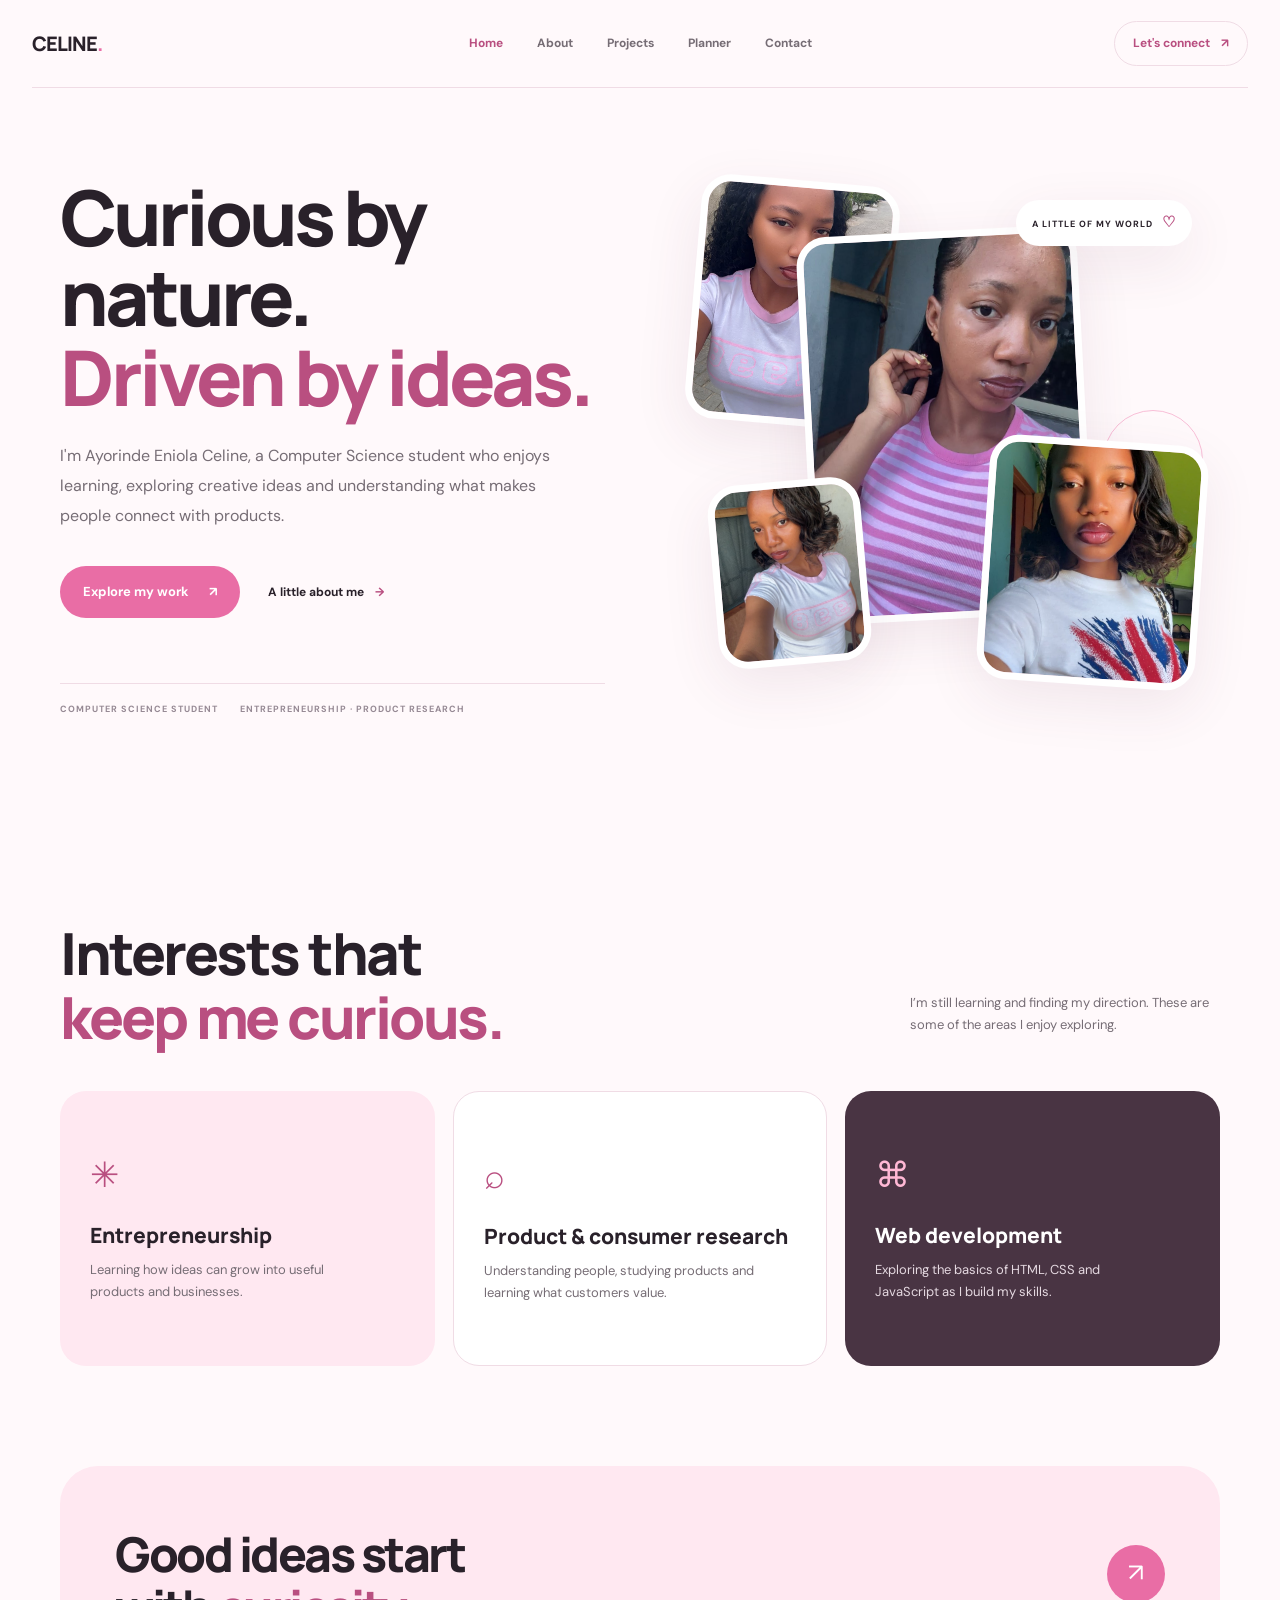
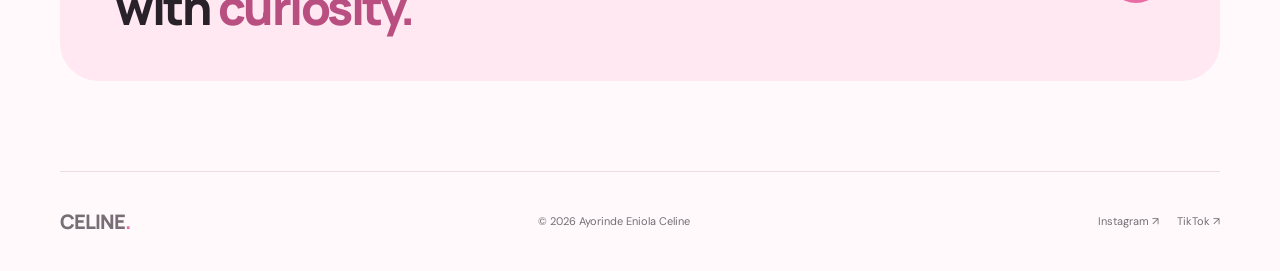
<file: index.html>
<!doctype html>
<html lang="en">
  <head>
    <meta charset="utf-8" />
    <meta name="viewport" content="width=device-width, initial-scale=1" />
    <meta name="theme-color" content="#fff7fa" />
    <meta
      name="description"
      content="A personal portfolio for Ayorinde Eniola Celine, a Miva Computer Science student interested in entrepreneurship, marketing and product research."
    />
    <title>Ayorinde Eniola Celine | Portfolio</title>
    <link rel="icon" type="image/svg+xml" href="assets/favicon.svg" />
    <link rel="preconnect" href="https://fonts.googleapis.com" />
    <link rel="preconnect" href="https://fonts.gstatic.com" crossorigin />
    <link
      href="https://fonts.googleapis.com/css2?family=DM+Sans:wght@400;500;600;700&family=Manrope:wght@400;500;600;700;800&display=swap"
      rel="stylesheet"
    />
    <link rel="stylesheet" href="style.css" />
  </head>
  <body>
    <header class="site-header">
      <a class="wordmark" href="index.html" aria-label="Celine home"
        >CELINE<span>.</span></a
      >
      <button
        class="menu-toggle"
        type="button"
        aria-expanded="false"
        aria-label="Open menu"
      >
        ☰
      </button>
      <nav class="main-nav" aria-label="Main navigation">
        <a class="active" href="index.html">Home</a>
        <a href="about.html">About</a>
        <a href="projects.html">Projects</a>
        <a href="planner.html">Planner</a>
        <a href="contact.html">Contact</a>
      </nav>
      <a class="header-contact" href="contact.html"
        >Let's connect <span>↗</span></a
      >
    </header>

    <main>
      <section class="hero wrap">
        <div class="hero-copy">
          <h1>Curious by nature.<br /><span>Driven by ideas.</span></h1>
          <p class="hero-description">
            I'm Ayorinde Eniola Celine, a Computer Science student who enjoys
            learning, exploring creative ideas and understanding what makes
            people connect with products.
          </p>
          <div class="hero-actions">
            <a class="button button-primary" href="projects.html"
              >Explore my work <span>↗</span></a
            >
            <a class="text-link" href="about.html"
              >A little about me <span>→</span></a
            >
          </div>
          <div class="hero-meta">
            <span>COMPUTER SCIENCE STUDENT</span>
            <span>ENTREPRENEURSHIP · PRODUCT RESEARCH</span>
          </div>
        </div>

        <div class="photo-composition" aria-label="Photo collection">
          <div class="photo photo-main">
            <img
              src="assets/celine-portrait-1.jpeg"
              alt="Celine wearing a pink striped top"
            />
          </div>
          <div class="photo photo-top">
            <img
              src="assets/celine-portrait-2.jpeg"
              alt="Celine in a white graphic T-shirt"
            />
          </div>
          <div class="photo photo-bottom">
            <img src="assets/celine-portrait-3.jpeg" alt="Celine outdoors" />
          </div>
          <div class="photo photo-small">
            <img
              src="assets/celine-portrait-4.jpeg"
              alt="Celine in a white and pink top"
            />
          </div>
          <span class="photo-note">A LITTLE OF MY WORLD <span>♡</span></span>
          <span class="pink-orbit" aria-hidden="true"></span>
        </div>
      </section>

      <section class="focus-section wrap">
        <div class="section-heading">
          <div>
            <h2>Interests that<br /><span>keep me curious.</span></h2>
          </div>
          <p class="section-side-note">
            I’m still learning and finding my direction. These are some of the
            areas I enjoy exploring.
          </p>
        </div>
        <div class="focus-grid">
          <article class="focus-card focus-pink">
            <div class="focus-symbol">✳</div>
            <h3>Entrepreneurship</h3>
            <p>
              Learning how ideas can grow into useful products and businesses.
            </p>
          </article>
          <article class="focus-card focus-light">
            <div class="focus-symbol">⌕</div>
            <h3>Product & consumer research</h3>
            <p>
              Understanding people, studying products and learning what
              customers value.
            </p>
          </article>
          <article class="focus-card focus-dark">
            <div class="focus-symbol">⌘</div>
            <h3>Web development</h3>
            <p>
              Exploring the basics of HTML, CSS and JavaScript as I build my
              skills.
            </p>
          </article>
        </div>
      </section>

      <section class="closing-band wrap">
        <div>
          <h2>Good ideas start<br />with <span>curiosity.</span></h2>
        </div>
        <a
          class="round-arrow"
          href="contact.html"
          aria-label="Go to contact page"
          >↗</a
        >
      </section>
    </main>

    <footer class="site-footer wrap">
      <a class="wordmark" href="index.html">CELINE<span>.</span></a>
      <span>© <span id="year"></span> Ayorinde Eniola Celine</span>
      <div class="footer-social">
        <a
          href="https://www.instagram.com/ce275line/?utm_source=ig_web_button_share_sheet"
          target="_blank"
          rel="noopener noreferrer"
          >Instagram ↗</a
        ><a
          href="https://www.tiktok.com/@celinemercy229?is_from_webapp=1&sender_device=pc"
          target="_blank"
          rel="noopener noreferrer"
          >TikTok ↗</a
        >
      </div>
    </footer>
    <script src="script.js"></script>
  </body>
</html>
</file>
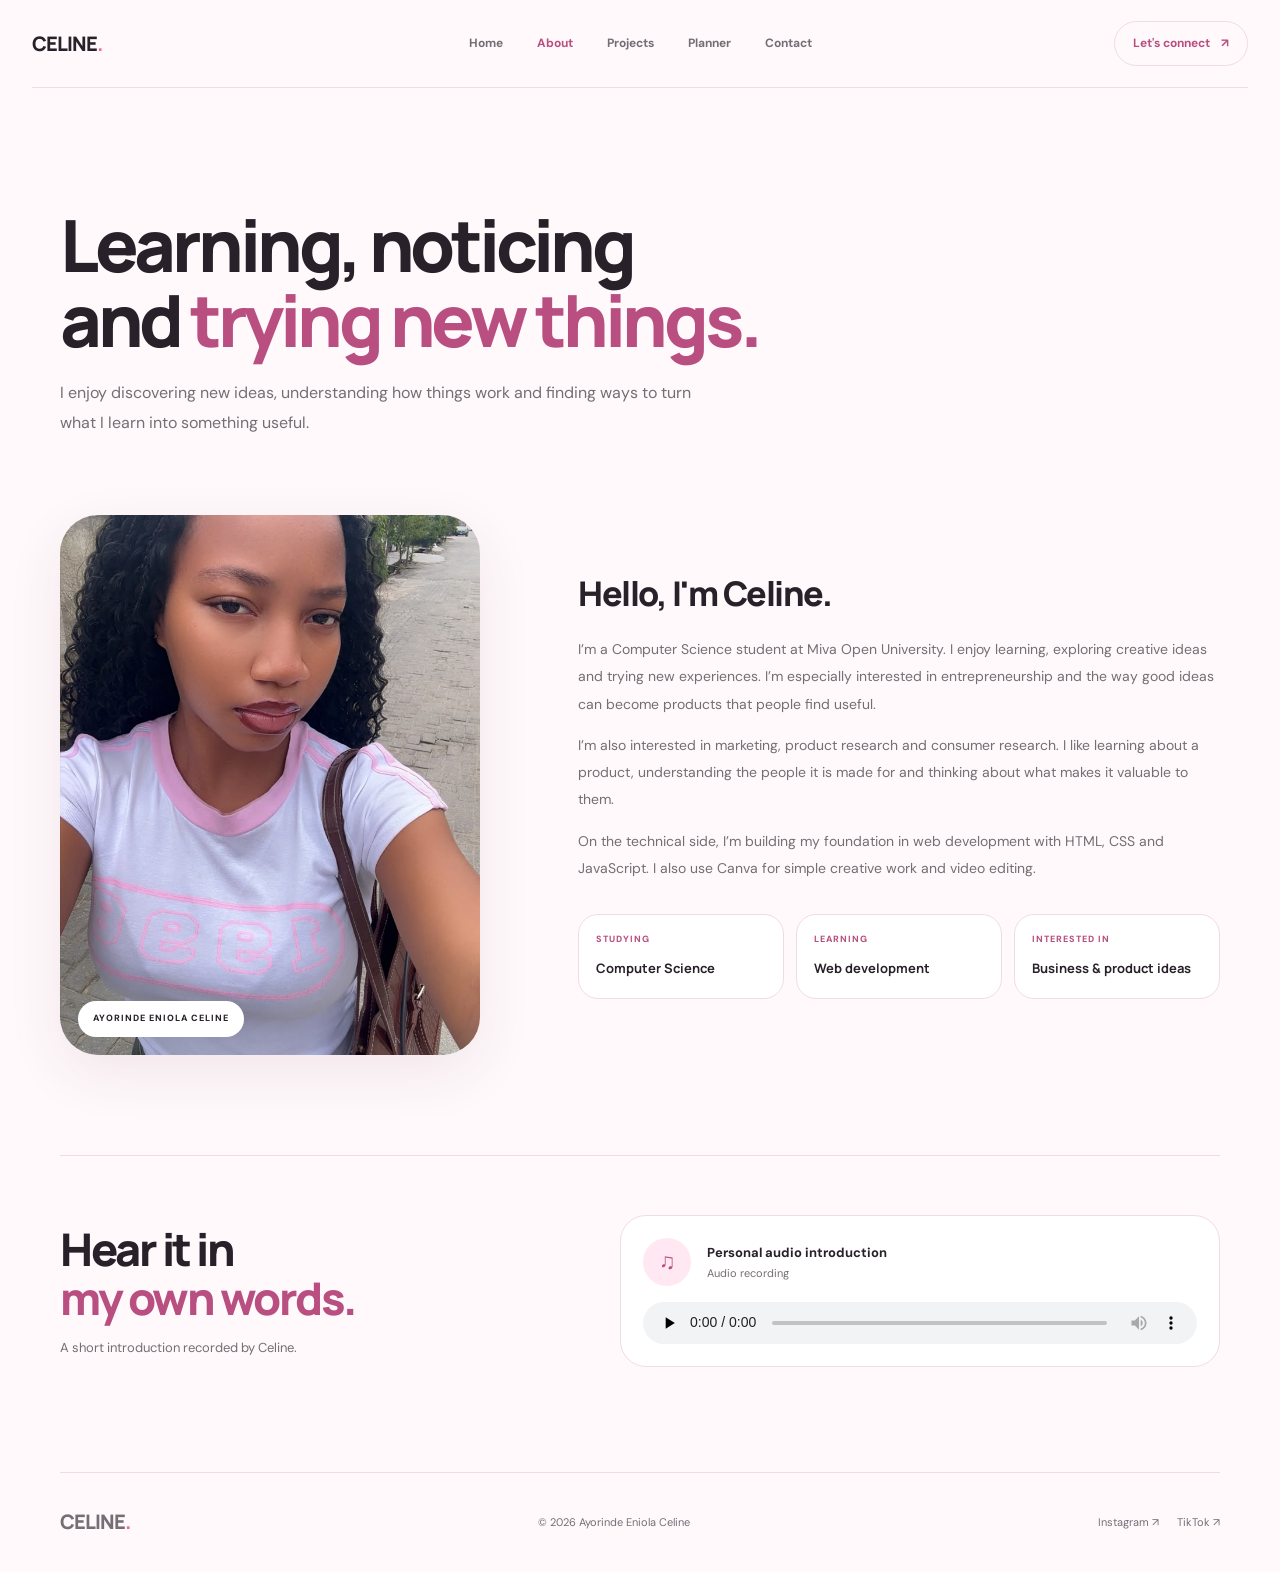
<file: about.html>
<!doctype html>
<html lang="en">
  <head>
    <meta charset="utf-8" />
    <meta name="viewport" content="width=device-width, initial-scale=1" />
    <meta name="theme-color" content="#fff7fa" />
    <meta name="description" content="About Ayorinde Eniola Celine." />
    <title>About | Ayorinde Eniola Celine</title>
    <link rel="icon" type="image/svg+xml" href="assets/favicon.svg" />
    <link rel="preconnect" href="https://fonts.googleapis.com" />
    <link rel="preconnect" href="https://fonts.gstatic.com" crossorigin />
    <link
      href="https://fonts.googleapis.com/css2?family=DM+Sans:wght@400;500;600;700&family=Manrope:wght@400;500;600;700;800&display=swap"
      rel="stylesheet"
    />
    <link rel="stylesheet" href="style.css" />
  </head>
  <body>
    <header class="site-header">
      <a class="wordmark" href="index.html">CELINE<span>.</span></a
      ><button
        class="menu-toggle"
        type="button"
        aria-expanded="false"
        aria-label="Open menu"
      >
        ☰
      </button>
      <nav class="main-nav" aria-label="Main navigation">
        <a href="index.html">Home</a
        ><a class="active" href="about.html">About</a
        ><a href="projects.html">Projects</a><a href="planner.html">Planner</a
        ><a href="contact.html">Contact</a>
      </nav>
      <a class="header-contact" href="contact.html"
        >Let's connect <span>↗</span></a
      >
    </header>
    <main>
      <section class="page-hero wrap">
        <h1>Learning, noticing<br />and <span>trying new things.</span></h1>
        <p class="page-lead">
          I enjoy discovering new ideas, understanding how things work and
          finding ways to turn what I learn into something useful.
        </p>
      </section>
      <section class="about-layout wrap">
        <div class="about-image">
          <img
            src="assets/celine-portrait-2.jpeg"
            alt="Portrait of Celine"
          /><span class="image-caption">AYORINDE ENIOLA CELINE</span>
        </div>
        <div class="about-copy">
          <h2>Hello, I'm Celine.</h2>
          <p>
            I’m a Computer Science student at Miva Open University. I enjoy
            learning, exploring creative ideas and trying new experiences. I’m
            especially interested in entrepreneurship and the way good ideas can
            become products that people find useful.
          </p>
          <p>
            I’m also interested in marketing, product research and consumer
            research. I like learning about a product, understanding the people
            it is made for and thinking about what makes it valuable to them.
          </p>
          <p>
            On the technical side, I’m building my foundation in web development
            with HTML, CSS and JavaScript. I also use Canva for simple creative
            work and video editing.
          </p>
          <div class="about-facts">
            <div><span>STUDYING</span><strong>Computer Science</strong></div>
            <div><span>LEARNING</span><strong>Web development</strong></div>
            <div>
              <span>INTERESTED IN</span
              ><strong>Business & product ideas</strong>
            </div>
          </div>
        </div>
      </section>
      <section class="audio-section wrap">
        <div>
          <h2>Hear it in<br /><span>my own words.</span></h2>
          <p class="audio-description">
            A short introduction recorded by Celine.
          </p>
        </div>
        <div class="audio-card">
          <div class="audio-card-icon">♫</div>
          <div class="audio-card-copy">
            <strong>Personal audio introduction</strong
            ><span>Audio recording</span>
          </div>
          <!-- Add Celine's recording in the assets folder and update the source path below. -->
          <audio
            controls
            preload="none"
            aria-label="Celine's personal audio introduction"
          >
            <source src="assets/celine-audio.ogg" type="audio/ogg" />
          </audio>
        </div>
      </section>
    </main>
    <footer class="site-footer wrap">
      <a class="wordmark" href="index.html">CELINE<span>.</span></a
      ><span>© <span id="year"></span> Ayorinde Eniola Celine</span>
      <div class="footer-social">
        <a
          href="https://www.instagram.com/ce275line/?utm_source=ig_web_button_share_sheet"
          target="_blank"
          rel="noopener noreferrer"
          >Instagram ↗</a
        ><a
          href="https://www.tiktok.com/@celinemercy229?is_from_webapp=1&sender_device=pc"
          target="_blank"
          rel="noopener noreferrer"
          >TikTok ↗</a
        >
      </div>
    </footer>
    <script src="script.js"></script>
  </body>
</html>
</file>
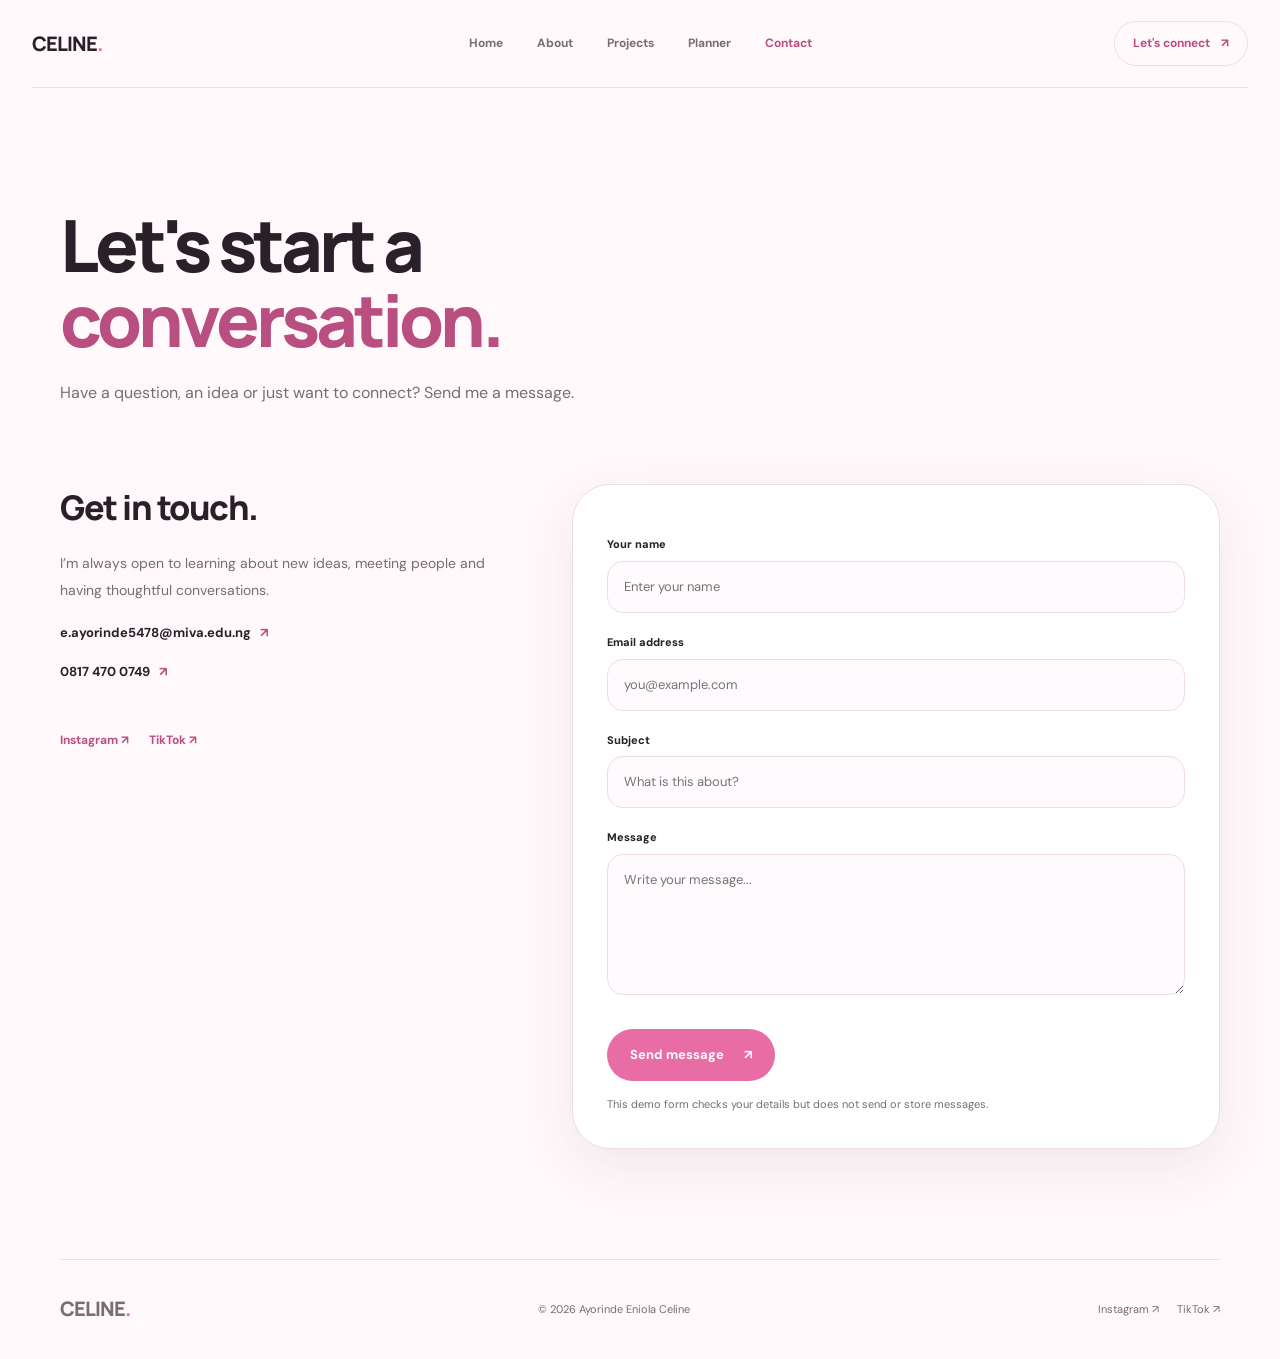
<file: contact.html>
<!doctype html>
<html lang="en">
  <head>
    <meta charset="utf-8" />
    <meta name="viewport" content="width=device-width, initial-scale=1" />
    <meta name="theme-color" content="#fff7fa" />
    <meta name="description" content="Contact Ayorinde Eniola Celine." />
    <title>Contact | Ayorinde Eniola Celine</title>
    <link rel="icon" type="image/svg+xml" href="assets/favicon.svg" />
    <link
      href="https://fonts.googleapis.com/css2?family=DM+Sans:wght@400;500;600;700&family=Manrope:wght@400;500;600;700;800&display=swap"
      rel="stylesheet"
    />
    <link rel="stylesheet" href="style.css" />
  </head>
  <body>
    <header class="site-header">
      <a class="wordmark" href="index.html">CELINE<span>.</span></a
      ><button
        class="menu-toggle"
        type="button"
        aria-expanded="false"
        aria-label="Open menu"
      >
        ☰
      </button>
      <nav class="main-nav" aria-label="Main navigation">
        <a href="index.html">Home</a><a href="about.html">About</a
        ><a href="projects.html">Projects</a><a href="planner.html">Planner</a
        ><a class="active" href="contact.html">Contact</a>
      </nav>
      <a class="header-contact" href="contact.html"
        >Let's connect <span>↗</span></a
      >
    </header>
    <main>
      <section class="page-hero wrap">
        <h1>Let's start a<br /><span>conversation.</span></h1>
        <p class="page-lead">
          Have a question, an idea or just want to connect? Send me a message.
        </p>
      </section>
      <section class="contact-layout wrap">
        <div class="contact-aside">
          <h2>Get in touch.</h2>
          <p>
            I’m always open to learning about new ideas, meeting people and
            having thoughtful conversations.
          </p>
          <a href="mailto:e.ayorinde5478@miva.edu.ng"
            >e.ayorinde5478@miva.edu.ng <span>↗</span></a
          ><a href="tel:08174700749">0817 470 0749 <span>↗</span></a>
          <div class="social-links">
            <a
              href="https://www.instagram.com/ce275line/?utm_source=ig_web_button_share_sheet"
              target="_blank"
              rel="noopener noreferrer"
              >Instagram ↗</a
            ><a
              href="https://www.tiktok.com/@celinemercy229?is_from_webapp=1&sender_device=pc"
              target="_blank"
              rel="noopener noreferrer"
              >TikTok ↗</a
            >
          </div>
        </div>
        <form class="contact-form" id="contactForm" novalidate>
          <label for="contactName">Your name</label
          ><input
            id="contactName"
            name="name"
            type="text"
            autocomplete="name"
            placeholder="Enter your name"
            required
            minlength="2"
          /><small class="field-error" data-error-for="name"></small
          ><label for="contactEmail">Email address</label
          ><input
            id="contactEmail"
            name="email"
            type="email"
            autocomplete="email"
            placeholder="you@example.com"
            required
          /><small class="field-error" data-error-for="email"></small
          ><label for="contactSubject">Subject</label
          ><input
            id="contactSubject"
            name="subject"
            type="text"
            placeholder="What is this about?"
            required
            minlength="3"
          /><small class="field-error" data-error-for="subject"></small
          ><label for="contactMessage">Message</label
          ><textarea
            id="contactMessage"
            name="message"
            rows="5"
            placeholder="Write your message..."
            required
            minlength="10"
          ></textarea
          ><small class="field-error" data-error-for="message"></small
          ><button class="button button-primary" type="submit">
            Send message <span>↗</span>
          </button>
          <p
            class="form-feedback"
            id="formFeedback"
            role="status"
            aria-live="polite"
          >
            This demo form checks your details but does not send or store
            messages.
          </p>
        </form>
      </section>
    </main>
    <footer class="site-footer wrap">
      <a class="wordmark" href="index.html">CELINE<span>.</span></a
      ><span>© <span id="year"></span> Ayorinde Eniola Celine</span>
      <div class="footer-social">
        <a
          href="https://www.instagram.com/ce275line/?utm_source=ig_web_button_share_sheet"
          target="_blank"
          rel="noopener noreferrer"
          >Instagram ↗</a
        ><a
          href="https://www.tiktok.com/@celinemercy229?is_from_webapp=1&sender_device=pc"
          target="_blank"
          rel="noopener noreferrer"
          >TikTok ↗</a
        >
      </div>
    </footer>
    <script src="script.js"></script>
  </body>
</html>
</file>
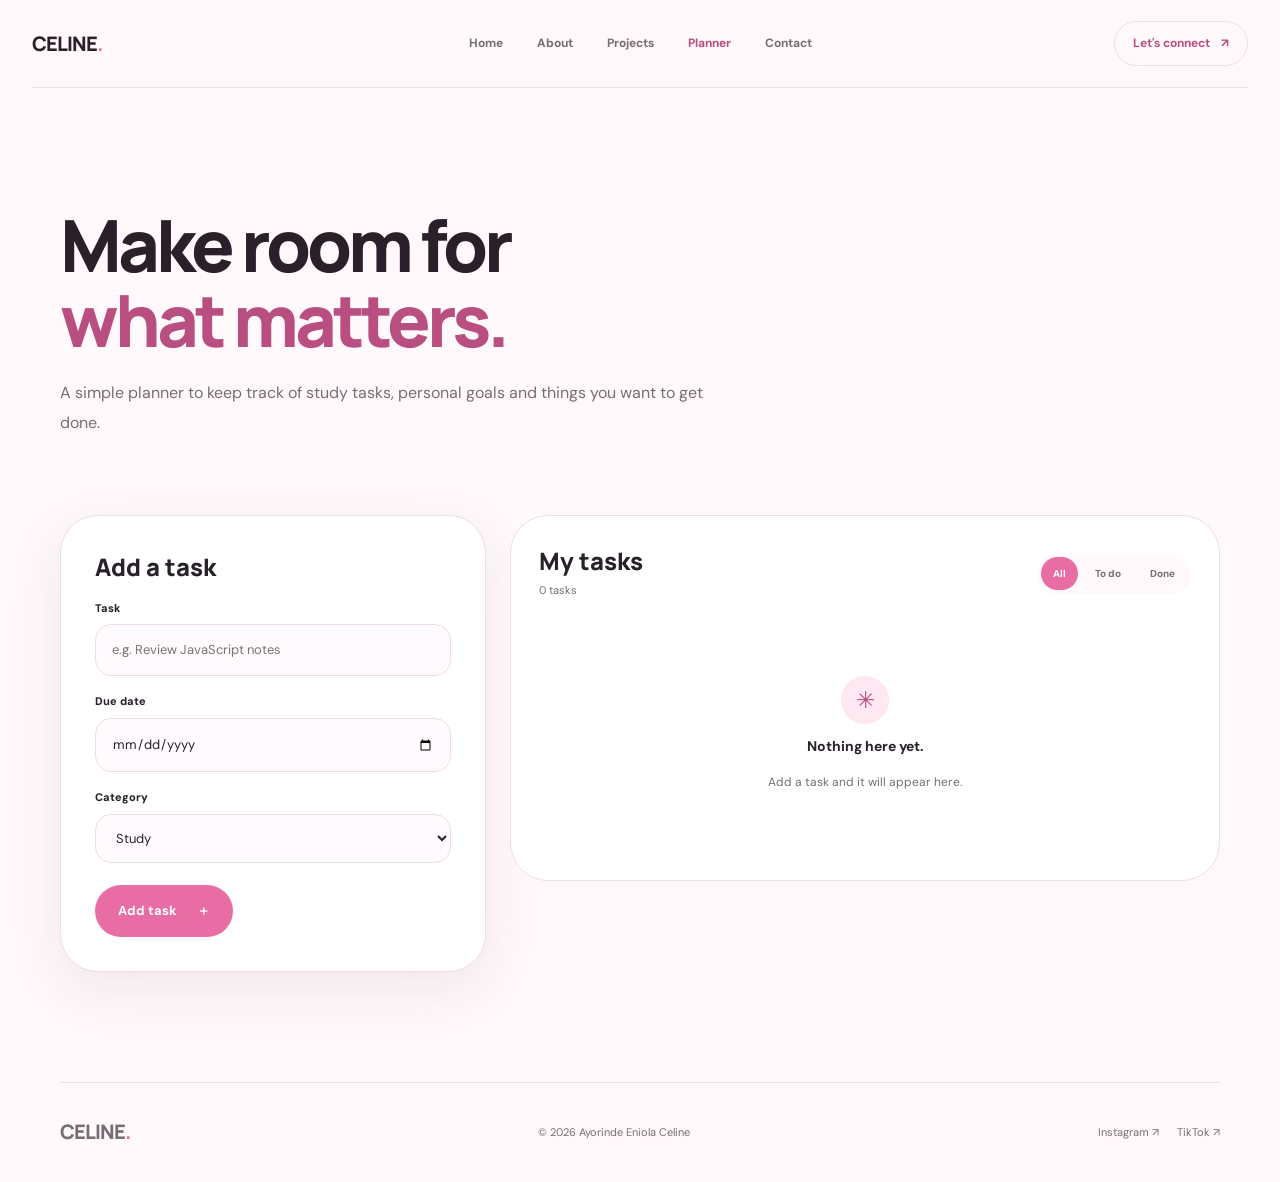
<file: planner.html>
<!doctype html>
<html lang="en">
  <head>
    <meta charset="utf-8" />
    <meta name="viewport" content="width=device-width, initial-scale=1" />
    <meta name="theme-color" content="#fff7fa" />
    <title>Study Planner | Ayorinde Eniola Celine</title>
    <link rel="icon" type="image/svg+xml" href="assets/favicon.svg" />
    <link
      href="https://fonts.googleapis.com/css2?family=DM+Sans:wght@400;500;600;700&family=Manrope:wght@400;500;600;700;800&display=swap"
      rel="stylesheet"
    />
    <link rel="stylesheet" href="style.css" />
  </head>
  <body>
    <header class="site-header">
      <a class="wordmark" href="index.html">CELINE<span>.</span></a
      ><button
        class="menu-toggle"
        type="button"
        aria-expanded="false"
        aria-label="Open menu"
      >
        ☰
      </button>
      <nav class="main-nav" aria-label="Main navigation">
        <a href="index.html">Home</a><a href="about.html">About</a
        ><a href="projects.html">Projects</a
        ><a class="active" href="planner.html">Planner</a
        ><a href="contact.html">Contact</a>
      </nav>
      <a class="header-contact" href="contact.html"
        >Let's connect <span>↗</span></a
      >
    </header>
    <main>
      <section class="page-hero wrap">
        <h1>Make room for<br /><span>what matters.</span></h1>
        <p class="page-lead">
          A simple planner to keep track of study tasks, personal goals and
          things you want to get done.
        </p>
      </section>
      <section class="planner-layout wrap">
        <form class="planner-form" id="taskForm">
          <h2 id="taskFormTitle">Add a task</h2>
          <label for="taskTitle">Task</label
          ><input
            id="taskTitle"
            name="title"
            type="text"
            placeholder="e.g. Review JavaScript notes"
            required
            maxlength="100"
          /><label for="taskDate">Due date</label
          ><input id="taskDate" name="date" type="date" /><label
            for="taskCategory"
            >Category</label
          ><select id="taskCategory" name="category">
            <option>Study</option>
            <option>Personal</option>
            <option>Project</option>
          </select>
          <div class="planner-form-actions">
            <button class="button button-primary" type="submit" id="saveTask">
              Add task <span>＋</span></button
            ><button
              class="button button-quiet hidden"
              type="button"
              id="cancelEdit"
            >
              Cancel
            </button>
          </div>
        </form>
        <div class="planner-board">
          <div class="planner-board-head">
            <div>
              <h2>My tasks</h2>
              <p id="taskCount">0 tasks</p>
            </div>
            <div class="filter-pills" role="group" aria-label="Filter tasks">
              <button
                class="filter-button active"
                data-filter="all"
                type="button"
              >
                All</button
              ><button class="filter-button" data-filter="active" type="button">
                To do</button
              ><button class="filter-button" data-filter="done" type="button">
                Done
              </button>
            </div>
          </div>
          <div class="task-list" id="taskList">
            <div class="empty-state" id="emptyState">
              <span>✳</span><strong>Nothing here yet.</strong>
              <p>Add a task and it will appear here.</p>
            </div>
          </div>
        </div>
      </section>
    </main>
    <footer class="site-footer wrap">
      <a class="wordmark" href="index.html">CELINE<span>.</span></a
      ><span>© <span id="year"></span> Ayorinde Eniola Celine</span>
      <div class="footer-social">
        <a
          href="https://www.instagram.com/ce275line/?utm_source=ig_web_button_share_sheet"
          target="_blank"
          rel="noopener noreferrer"
          >Instagram ↗</a
        ><a
          href="https://www.tiktok.com/@celinemercy229?is_from_webapp=1&sender_device=pc"
          target="_blank"
          rel="noopener noreferrer"
          >TikTok ↗</a
        >
      </div>
    </footer>
    <script src="script.js"></script>
  </body>
</html>
</file>
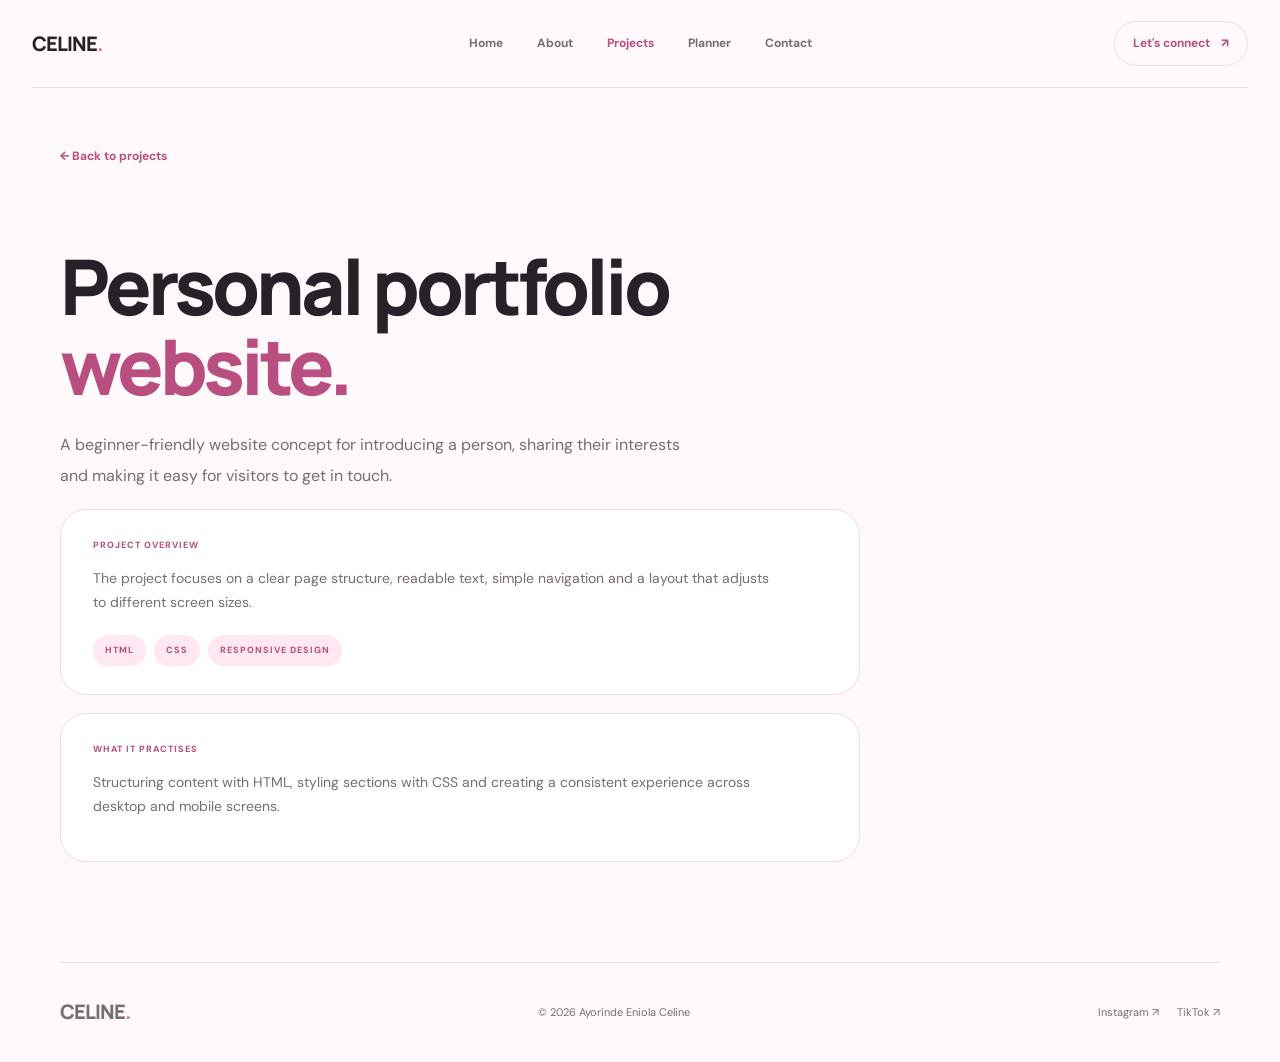
<file: project-one.html>
<!doctype html>
<html lang="en">
  <head>
    <meta charset="utf-8" />
    <meta name="viewport" content="width=device-width, initial-scale=1" />
    <meta name="theme-color" content="#fff7fa" />
    <title>Personal Portfolio Website | Celine</title>
    <link rel="icon" type="image/svg+xml" href="assets/favicon.svg" />
    <link
      href="https://fonts.googleapis.com/css2?family=DM+Sans:wght@400;500;600;700&family=Manrope:wght@400;500;600;700;800&display=swap"
      rel="stylesheet"
    />
    <link rel="stylesheet" href="style.css" />
  </head>
  <body>
    <header class="site-header">
      <a class="wordmark" href="index.html">CELINE<span>.</span></a
      ><button
        class="menu-toggle"
        type="button"
        aria-expanded="false"
        aria-label="Open menu"
      >
        ☰
      </button>
      <nav class="main-nav" aria-label="Main navigation">
        <a href="index.html">Home</a><a href="about.html">About</a
        ><a class="active" href="projects.html">Projects</a
        ><a href="planner.html">Planner</a><a href="contact.html">Contact</a>
      </nav>
      <a class="header-contact" href="contact.html"
        >Let's connect <span>↗</span></a
      >
    </header>
    <main class="wrap project-detail">
      <a class="back-link" href="projects.html">← Back to projects</a>
      <h1>Personal portfolio<br /><span>website.</span></h1>
      <p class="page-lead">
        A beginner-friendly website concept for introducing a person, sharing
        their interests and making it easy for visitors to get in touch.
      </p>
      <div class="detail-panel">
        <span>PROJECT OVERVIEW</span>
        <p>
          The project focuses on a clear page structure, readable text, simple
          navigation and a layout that adjusts to different screen sizes.
        </p>
        <div class="detail-tags">
          <span>HTML</span><span>CSS</span><span>RESPONSIVE DESIGN</span>
        </div>
      </div>
      <div class="detail-panel">
        <span>WHAT IT PRACTISES</span>
        <p>
          Structuring content with HTML, styling sections with CSS and creating
          a consistent experience across desktop and mobile screens.
        </p>
      </div>
    </main>
    <footer class="site-footer wrap">
      <a class="wordmark" href="index.html">CELINE<span>.</span></a
      ><span>© <span id="year"></span> Ayorinde Eniola Celine</span>
      <div class="footer-social">
        <a
          href="https://www.instagram.com/ce275line/?utm_source=ig_web_button_share_sheet"
          target="_blank"
          rel="noopener noreferrer"
          >Instagram ↗</a
        ><a
          href="https://www.tiktok.com/@celinemercy229?is_from_webapp=1&sender_device=pc"
          target="_blank"
          rel="noopener noreferrer"
          >TikTok ↗</a
        >
      </div>
    </footer>
    <script src="script.js"></script>
  </body>
</html>
</file>
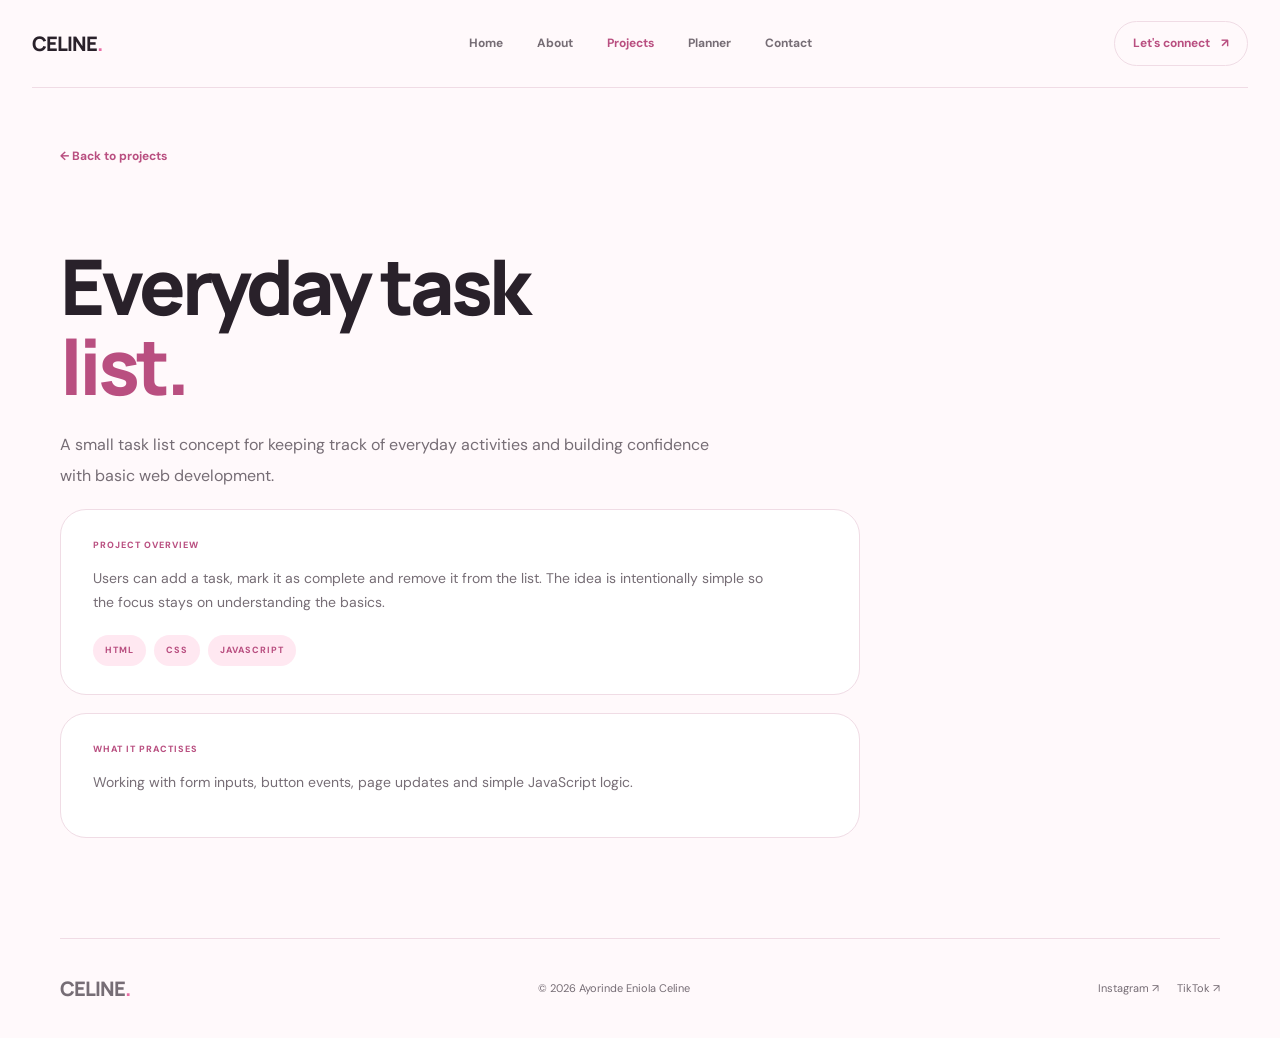
<file: project-two.html>
<!doctype html>
<html lang="en">
  <head>
    <meta charset="utf-8" />
    <meta name="viewport" content="width=device-width, initial-scale=1" />
    <meta name="theme-color" content="#fff7fa" />
    <title>Everyday Task List | Celine</title>
    <link rel="icon" type="image/svg+xml" href="assets/favicon.svg" />
    <link
      href="https://fonts.googleapis.com/css2?family=DM+Sans:wght@400;500;600;700&family=Manrope:wght@400;500;600;700;800&display=swap"
      rel="stylesheet"
    />
    <link rel="stylesheet" href="style.css" />
  </head>
  <body>
    <header class="site-header">
      <a class="wordmark" href="index.html">CELINE<span>.</span></a
      ><button
        class="menu-toggle"
        type="button"
        aria-expanded="false"
        aria-label="Open menu"
      >
        ☰
      </button>
      <nav class="main-nav" aria-label="Main navigation">
        <a href="index.html">Home</a><a href="about.html">About</a
        ><a class="active" href="projects.html">Projects</a
        ><a href="planner.html">Planner</a><a href="contact.html">Contact</a>
      </nav>
      <a class="header-contact" href="contact.html"
        >Let's connect <span>↗</span></a
      >
    </header>
    <main class="wrap project-detail">
      <a class="back-link" href="projects.html">← Back to projects</a>
      <h1>Everyday task<br /><span>list.</span></h1>
      <p class="page-lead">
        A small task list concept for keeping track of everyday activities and
        building confidence with basic web development.
      </p>
      <div class="detail-panel">
        <span>PROJECT OVERVIEW</span>
        <p>
          Users can add a task, mark it as complete and remove it from the list.
          The idea is intentionally simple so the focus stays on understanding
          the basics.
        </p>
        <div class="detail-tags">
          <span>HTML</span><span>CSS</span><span>JAVASCRIPT</span>
        </div>
      </div>
      <div class="detail-panel">
        <span>WHAT IT PRACTISES</span>
        <p>
          Working with form inputs, button events, page updates and simple
          JavaScript logic.
        </p>
      </div>
    </main>
    <footer class="site-footer wrap">
      <a class="wordmark" href="index.html">CELINE<span>.</span></a
      ><span>© <span id="year"></span> Ayorinde Eniola Celine</span>
      <div class="footer-social">
        <a
          href="https://www.instagram.com/ce275line/?utm_source=ig_web_button_share_sheet"
          target="_blank"
          rel="noopener noreferrer"
          >Instagram ↗</a
        ><a
          href="https://www.tiktok.com/@celinemercy229?is_from_webapp=1&sender_device=pc"
          target="_blank"
          rel="noopener noreferrer"
          >TikTok ↗</a
        >
      </div>
    </footer>
    <script src="script.js"></script>
  </body>
</html>
</file>
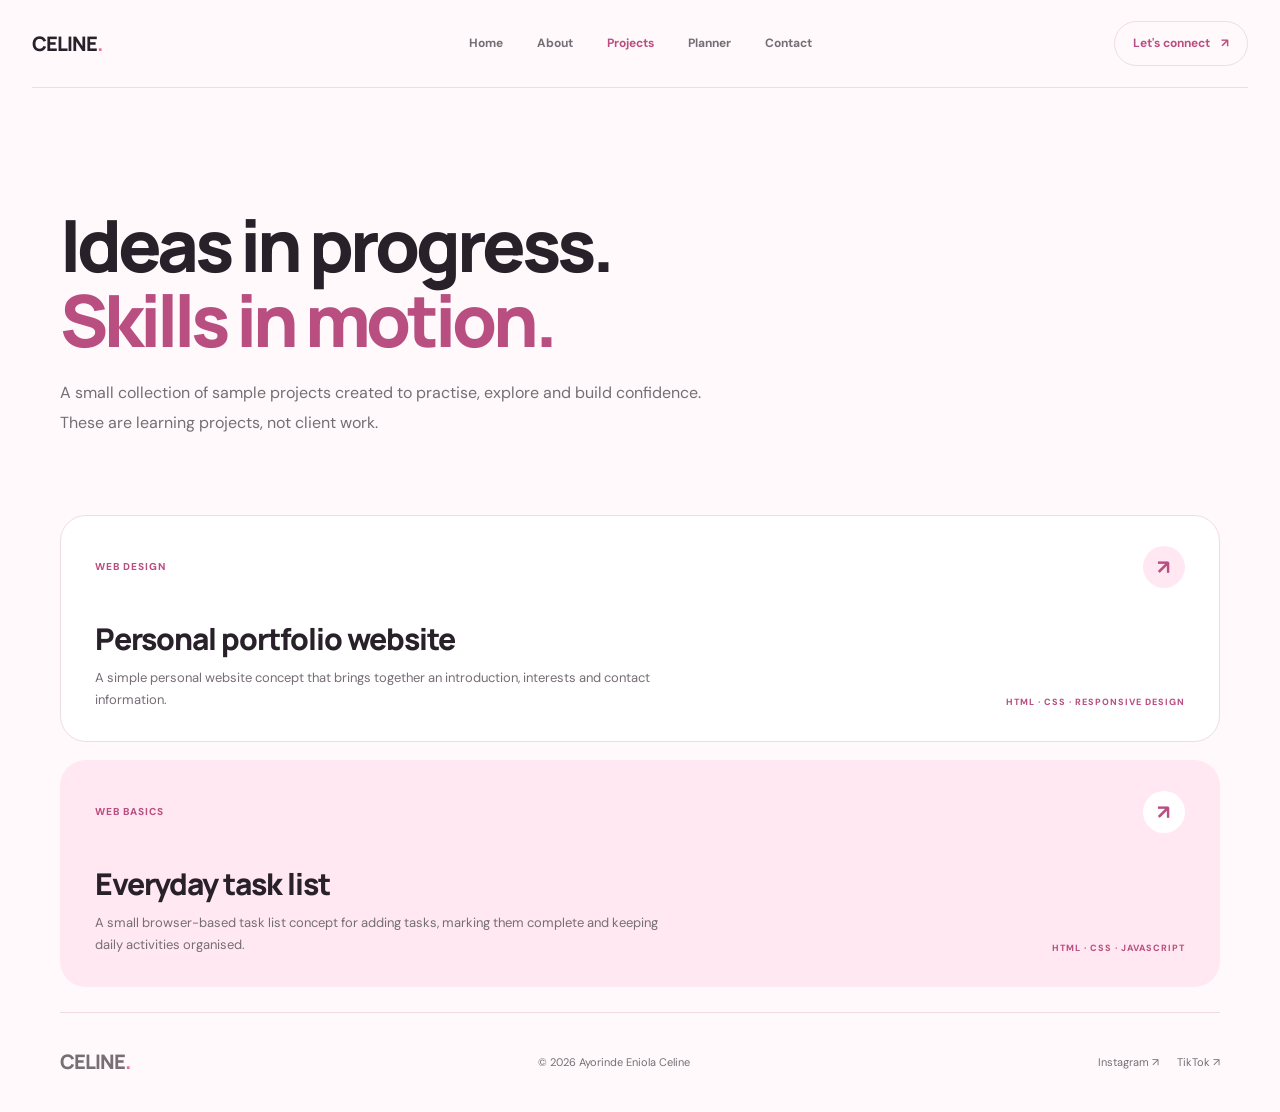
<file: projects.html>
<!doctype html>
<html lang="en">
  <head>
    <meta charset="utf-8" />
    <meta name="viewport" content="width=device-width, initial-scale=1" />
    <meta name="theme-color" content="#fff7fa" />
    <meta
      name="description"
      content="Selected learning projects by Ayorinde Eniola Celine."
    />
    <title>Projects | Ayorinde Eniola Celine</title>
    <link rel="icon" type="image/svg+xml" href="assets/favicon.svg" />
    <link rel="preconnect" href="https://fonts.googleapis.com" />
    <link rel="preconnect" href="https://fonts.gstatic.com" crossorigin />
    <link
      href="https://fonts.googleapis.com/css2?family=DM+Sans:wght@400;500;600;700&family=Manrope:wght@400;500;600;700;800&display=swap"
      rel="stylesheet"
    />
    <link rel="stylesheet" href="style.css" />
  </head>
  <body>
    <header class="site-header">
      <a class="wordmark" href="index.html">CELINE<span>.</span></a
      ><button
        class="menu-toggle"
        type="button"
        aria-expanded="false"
        aria-label="Open menu"
      >
        ☰
      </button>
      <nav class="main-nav" aria-label="Main navigation">
        <a href="index.html">Home</a><a href="about.html">About</a
        ><a class="active" href="projects.html">Projects</a
        ><a href="planner.html">Planner</a><a href="contact.html">Contact</a>
      </nav>
      <a class="header-contact" href="contact.html"
        >Let's connect <span>↗</span></a
      >
    </header>
    <main>
      <section class="page-hero wrap">
        <h1>Ideas in progress.<br /><span>Skills in motion.</span></h1>
        <p class="page-lead">
          A small collection of sample projects created to practise, explore and
          build confidence. These are learning projects, not client work.
        </p>
      </section>
      <section class="projects-list wrap">
        <a class="work-card" href="project-one.html"
          ><div class="work-top">
            <span>WEB DESIGN</span><span class="work-arrow">↗</span>
          </div>
          <div class="work-body">
            <div>
              <h2>Personal portfolio website</h2>
              <p>
                A simple personal website concept that brings together an
                introduction, interests and contact information.
              </p>
            </div>
            <span class="work-tags">HTML · CSS · RESPONSIVE DESIGN</span>
          </div></a
        >
        <a class="work-card work-card-pink" href="project-two.html"
          ><div class="work-top">
            <span>WEB BASICS</span><span class="work-arrow">↗</span>
          </div>
          <div class="work-body">
            <div>
              <h2>Everyday task list</h2>
              <p>
                A small browser-based task list concept for adding tasks,
                marking them complete and keeping daily activities organised.
              </p>
            </div>
            <span class="work-tags">HTML · CSS · JAVASCRIPT</span>
          </div></a
        >
      </section>
    </main>
    <footer class="site-footer wrap">
      <a class="wordmark" href="index.html">CELINE<span>.</span></a
      ><span>© <span id="year"></span> Ayorinde Eniola Celine</span>
      <div class="footer-social">
        <a
          href="https://www.instagram.com/ce275line/?utm_source=ig_web_button_share_sheet"
          target="_blank"
          rel="noopener noreferrer"
          >Instagram ↗</a
        ><a
          href="https://www.tiktok.com/@celinemercy229?is_from_webapp=1&sender_device=pc"
          target="_blank"
          rel="noopener noreferrer"
          >TikTok ↗</a
        >
      </div>
    </footer>
    <script src="script.js"></script>
  </body>
</html>
</file>
<file: style.css>
/* Celine portfolio: soft pink, warm white and deep plum. All interface corners are rounded. */
:root {
  --pink: #f5a6c8;
  --pink-strong: #e96da5;
  --pink-deep: #b94f80;
  --pink-pale: #ffe8f1;
  --ink: #29212a;
  --muted: #766d75;
  --paper: #fff9fb;
  --white: #fff;
  --line: #f0dce5;
  --plum: #493443;
  --shadow: 0 18px 55px rgba(100, 44, 73, 0.09);
  --radius: 26px;
  --radius-lg: 38px;
}
* {
  box-sizing: border-box;
}
html {
  scroll-behavior: smooth;
}
body {
  margin: 0;
  background: var(--paper);
  color: var(--ink);
  font-family: "DM Sans", sans-serif;
  font-size: 15px;
  line-height: 1.7;
}
a {
  color: inherit;
  text-decoration: none;
}
button,
input,
textarea,
select {
  font: inherit;
}
img {
  display: block;
  max-width: 100%;
}
.wrap {
  width: min(1160px, calc(100% - 64px));
  margin-inline: auto;
}
.site-header {
  height: 88px;
  width: min(1320px, calc(100% - 64px));
  margin: auto;
  display: grid;
  grid-template-columns: 1fr auto 1fr;
  align-items: center;
  border-bottom: 1px solid var(--line);
}
.wordmark {
  font-family: Manrope, sans-serif;
  font-size: 20px;
  font-weight: 800;
  letter-spacing: -1px;
  width: max-content;
}
.wordmark span {
  color: var(--pink-strong);
}
.main-nav {
  display: flex;
  align-items: center;
  gap: 34px;
}
.main-nav a,
.header-contact {
  font-size: 12px;
  font-weight: 700;
  color: var(--muted);
  transition: 0.2s;
}
.main-nav a:hover,
.main-nav a.active,
.header-contact {
  color: var(--pink-deep);
}
.header-contact {
  justify-self: end;
  border: 1px solid var(--line);
  border-radius: 99px;
  padding: 11px 18px;
}
.header-contact span {
  margin-left: 8px;
}
.menu-toggle {
  display: none;
  border: 1px solid var(--line);
  background: white;
  border-radius: 50%;
  width: 42px;
  height: 42px;
  color: var(--ink);
}
.hero {
  min-height: 650px;
  display: grid;
  grid-template-columns: 1fr 1fr;
  align-items: center;
  gap: 70px;
  padding-top: 65px;
  padding-bottom: 80px;
}
.small-kicker,
.section-index {
  font-size: 10px;
  letter-spacing: 1.6px;
  font-weight: 700;
  color: var(--pink-deep);
}
.hero h1,
.page-hero h1,
.project-detail h1 {
  font-family: Manrope, sans-serif;
  font-weight: 800;
  font-size: clamp(48px, 6vw, 78px);
  line-height: 1.04;
  letter-spacing: -4px;
  margin: 24px 0;
}
h1 span,
h2 span {
  color: var(--pink-deep);
}
.hero-description,
.page-lead {
  font-size: 16px;
  color: var(--muted);
  max-width: 490px;
  line-height: 1.9;
}
.hero-actions {
  display: flex;
  align-items: center;
  gap: 28px;
  margin-top: 34px;
}
.button {
  display: inline-flex;
  align-items: center;
  justify-content: center;
  gap: 20px;
  border: 0;
  border-radius: 99px;
  padding: 15px 23px;
  font-weight: 700;
  font-size: 13px;
  cursor: pointer;
  transition:
    transform 0.2s,
    box-shadow 0.2s;
}
.button:hover {
  transform: translateY(-2px);
  box-shadow: 0 10px 25px rgba(185, 79, 128, 0.18);
}
.button-primary {
  background: var(--pink-strong);
  color: white;
}
.button-quiet {
  background: var(--pink-pale);
  color: var(--plum);
}
.text-link {
  font-size: 12px;
  font-weight: 700;
}
.text-link span {
  color: var(--pink-deep);
  margin-left: 8px;
}
.hero-meta {
  display: flex;
  flex-wrap: wrap;
  gap: 22px;
  margin-top: 65px;
  padding-top: 18px;
  border-top: 1px solid var(--line);
  font-size: 9px;
  letter-spacing: 1px;
  color: #968994;
  font-weight: 700;
}
.photo-composition {
  height: 510px;
  max-width: 510px;
  width: 100%;
  position: relative;
  margin-inline: auto;
}
.photo {
  position: absolute;
  overflow: hidden;
  border: 7px solid white;
  border-radius: 30px;
  box-shadow: var(--shadow);
  background: var(--pink-pale);
}
.photo img {
  width: 100%;
  height: 100%;
  object-fit: cover;
}
.photo-main {
  width: 55%;
  height: 76%;
  left: 22%;
  top: 10%;
  z-index: 2;
  transform: rotate(-3deg);
}
.photo-top {
  width: 39%;
  height: 48%;
  left: 0;
  top: 0;
  transform: rotate(5deg);
}
.photo-bottom {
  width: 43%;
  height: 48%;
  right: 0;
  bottom: 1%;
  transform: rotate(4deg);
  z-index: 3;
}
.photo-small {
  width: 30%;
  height: 36%;
  left: 4%;
  bottom: 5%;
  transform: rotate(-5deg);
  z-index: 4;
}
.photo-note {
  position: absolute;
  right: 2%;
  top: 4%;
  z-index: 5;
  background: white;
  border-radius: 99px;
  padding: 10px 16px;
  font-size: 9px;
  letter-spacing: 1px;
  font-weight: 700;
  box-shadow: var(--shadow);
}
.photo-note span {
  color: var(--pink-deep);
  font-size: 15px;
  margin-left: 6px;
}
.pink-orbit {
  position: absolute;
  width: 100px;
  height: 100px;
  border: 1px solid var(--pink);
  border-radius: 50%;
  right: 0;
  top: 45%;
  opacity: 0.7;
}
.intro-strip {
  display: grid;
  grid-template-columns: 180px 1fr auto;
  align-items: center;
  gap: 30px;
  padding: 30px 0;
  border-top: 1px solid var(--line);
  border-bottom: 1px solid var(--line);
}
.strip-label {
  font-size: 9px;
  letter-spacing: 1.4px;
  font-weight: 700;
  color: var(--pink-deep);
}
.intro-strip p {
  max-width: 640px;
  margin: 0;
  color: var(--muted);
  font-size: 14px;
}
.intro-strip > a {
  font-size: 10px;
  letter-spacing: 1px;
  font-weight: 800;
  color: var(--pink-deep);
  white-space: nowrap;
}
.focus-section {
  padding-top: 110px;
  padding-bottom: 100px;
}
.section-heading {
  display: flex;
  justify-content: space-between;
  align-items: end;
  gap: 40px;
  margin-bottom: 42px;
}
.section-heading h2,
.closing-band h2,
.audio-section h2 {
  font:
    800 clamp(38px, 5vw, 58px)/1.1 Manrope,
    sans-serif;
  letter-spacing: -2.5px;
  margin: 14px 0 0;
}
.section-side-note {
  max-width: 310px;
  color: var(--muted);
  font-size: 13px;
}
.focus-grid {
  display: grid;
  grid-template-columns: repeat(3, 1fr);
  gap: 18px;
}
.focus-card {
  position: relative;
  min-height: 275px;
  padding: 30px;
  border-radius: var(--radius);
  overflow: hidden;
}
.focus-pink {
  background: var(--pink-pale);
}
.focus-light {
  background: #fff;
  border: 1px solid var(--line);
}
.focus-dark {
  background: var(--plum);
  color: white;
}
.focus-number {
  font-size: 10px;
  letter-spacing: 1px;
  font-weight: 700;
  opacity: 0.6;
}
.focus-symbol {
  font-size: 35px;
  color: var(--pink-deep);
  margin: 25px 0 16px;
}
.focus-dark .focus-symbol {
  color: #ffb8d5;
}
.focus-card h3 {
  font:
    800 21px Manrope,
    sans-serif;
  margin: 0 0 10px;
}
.focus-card p {
  font-size: 13px;
  color: var(--muted);
  margin: 0;
  max-width: 280px;
}
.focus-dark p {
  color: #e5d9e1;
}
.closing-band {
  background: var(--pink-pale);
  border-radius: var(--radius-lg);
  padding: 48px 55px;
  margin-bottom: 90px;
  display: flex;
  align-items: center;
  justify-content: space-between;
}
.closing-band h2 {
  font-size: 48px;
}
.round-arrow {
  width: 58px;
  height: 58px;
  border-radius: 50%;
  display: grid;
  place-items: center;
  background: var(--pink-strong);
  color: white;
  font-size: 25px;
}
.site-footer {
  min-height: 100px;
  border-top: 1px solid var(--line);
  display: flex;
  align-items: center;
  justify-content: space-between;
  gap: 20px;
  color: var(--muted);
  font-size: 11px;
}
.footer-social {
  display: flex;
  gap: 18px;
}
.footer-social a:hover,
.social-links a:hover {
  color: var(--pink-deep);
}
.page-hero {
  padding-top: 100px;
  padding-bottom: 60px;
}
.page-hero h1 {
  font-size: clamp(48px, 6vw, 72px);
  margin: 20px 0;
}
.page-lead {
  max-width: 650px;
}
.about-layout {
  display: grid;
  grid-template-columns: 0.8fr 1.2fr;
  gap: 90px;
  align-items: center;
  padding-bottom: 100px;
}
.about-image {
  position: relative;
  max-width: 420px;
}
.about-image img {
  width: 100%;
  height: 540px;
  object-fit: cover;
  border-radius: var(--radius-lg);
  box-shadow: var(--shadow);
}
.image-caption {
  position: absolute;
  bottom: 18px;
  left: 18px;
  background: white;
  border-radius: 99px;
  padding: 10px 15px;
  font-size: 9px;
  letter-spacing: 1px;
  font-weight: 800;
}
.about-copy h2,
.contact-aside h2 {
  font:
    800 34px Manrope,
    sans-serif;
  letter-spacing: -1.5px;
  margin: 0 0 20px;
}
.about-copy p,
.contact-aside p {
  color: var(--muted);
  font-size: 14px;
  line-height: 1.95;
}
.about-facts {
  display: grid;
  grid-template-columns: repeat(3, 1fr);
  gap: 12px;
  margin-top: 32px;
}
.about-facts div {
  background: white;
  border: 1px solid var(--line);
  border-radius: 20px;
  padding: 17px;
}
.about-facts span,
.detail-panel > span {
  display: block;
  font-size: 9px;
  letter-spacing: 1px;
  color: var(--pink-deep);
  font-weight: 800;
  margin-bottom: 8px;
}
.about-facts strong {
  font:
    700 13px Manrope,
    sans-serif;
}
.audio-section {
  display: grid;
  grid-template-columns: 1fr 1.2fr;
  gap: 60px;
  align-items: center;
  padding: 55px 0 100px;
  border-top: 1px solid var(--line);
}
.audio-section h2 {
  font-size: 45px;
}
.audio-description {
  color: var(--muted);
  font-size: 13px;
}
.audio-card {
  display: flex;
  align-items: center;
  gap: 16px;
  flex-wrap: wrap;
  background: white;
  border: 1px solid var(--line);
  border-radius: var(--radius);
  padding: 22px;
}
.audio-card-icon {
  width: 48px;
  height: 48px;
  border-radius: 50%;
  background: var(--pink-pale);
  display: grid;
  place-items: center;
  color: var(--pink-deep);
  font-size: 22px;
}
.audio-card-copy {
  display: flex;
  flex-direction: column;
  flex: 1;
  min-width: 140px;
}
.audio-card-copy strong {
  font-size: 13px;
}
.audio-card-copy span {
  font-size: 11px;
  color: var(--muted);
}
.audio-card audio {
  width: 100%;
  height: 42px;
}
.projects-list {
  display: grid;
  gap: 18px;
  padding-bottom: 25px;
}
.work-card {
  display: block;
  background: white;
  border: 1px solid var(--line);
  border-radius: var(--radius);
  padding: 30px 34px;
  transition: 0.2s;
}
.work-card:hover {
  transform: translateY(-3px);
  box-shadow: var(--shadow);
  border-color: var(--pink);
}
.work-card-pink {
  background: var(--pink-pale);
  border-color: transparent;
}
.work-top {
  display: flex;
  justify-content: space-between;
  align-items: center;
  color: var(--pink-deep);
  font-size: 10px;
  font-weight: 800;
  letter-spacing: 1px;
}
.work-arrow {
  width: 42px;
  height: 42px;
  border-radius: 50%;
  display: grid;
  place-items: center;
  background: var(--pink-pale);
  font-size: 20px;
}
.work-card-pink .work-arrow {
  background: white;
}
.work-body {
  display: flex;
  justify-content: space-between;
  align-items: end;
  gap: 30px;
  margin-top: 30px;
}
.work-body h2 {
  font:
    800 30px Manrope,
    sans-serif;
  letter-spacing: -1px;
  margin: 0 0 8px;
}
.work-body p {
  color: var(--muted);
  font-size: 13px;
  max-width: 570px;
  margin: 0;
}
.work-tags {
  font-size: 9px;
  letter-spacing: 1px;
  font-weight: 800;
  color: var(--pink-deep);
  white-space: nowrap;
}
.projects-footnote {
  padding-bottom: 100px;
  color: var(--muted);
  font-size: 11px;
}
.project-detail {
  padding-top: 55px;
  padding-bottom: 100px;
}
.back-link {
  display: inline-block;
  color: var(--pink-deep);
  font-weight: 700;
  font-size: 12px;
  margin-bottom: 60px;
}
.project-detail h1 {
  margin-top: 20px;
}
.detail-panel {
  background: white;
  border: 1px solid var(--line);
  border-radius: var(--radius);
  padding: 28px 32px;
  margin-top: 18px;
  max-width: 800px;
}
.detail-panel p {
  color: var(--muted);
  font-size: 14px;
  max-width: 680px;
}
.detail-tags {
  display: flex;
  flex-wrap: wrap;
  gap: 8px;
  margin-top: 20px;
}
.detail-tags span {
  border-radius: 99px;
  background: var(--pink-pale);
  color: var(--pink-deep);
  font-size: 9px;
  font-weight: 800;
  letter-spacing: 1px;
  padding: 8px 12px;
}
.contact-layout {
  display: grid;
  grid-template-columns: 0.8fr 1.2fr;
  gap: 80px;
  padding-bottom: 110px;
}
.contact-aside a {
  display: block;
  font-size: 13px;
  font-weight: 700;
  margin-top: 17px;
}
.contact-aside a span {
  color: var(--pink-deep);
  margin-left: 6px;
}
.social-links {
  display: flex;
  gap: 20px;
  margin-top: 30px;
}
.social-links a {
  font-size: 12px;
  color: var(--pink-deep);
}
.contact-form,
.planner-form {
  background: white;
  border: 1px solid var(--line);
  border-radius: var(--radius-lg);
  padding: 34px;
  box-shadow: var(--shadow);
}
.contact-form label,
.planner-form label {
  display: block;
  font-size: 11px;
  font-weight: 800;
  margin: 16px 0 7px;
}
.contact-form input,
.contact-form textarea,
.planner-form input,
.planner-form select {
  width: 100%;
  border: 1px solid var(--line);
  border-radius: 16px;
  background: #fffafd;
  padding: 14px 16px;
  outline: none;
  color: var(--ink);
  font-size: 13px;
  transition: 0.2s;
}
.contact-form textarea {
  resize: vertical;
  min-height: 130px;
}
.contact-form input:focus,
.contact-form textarea:focus,
.planner-form input:focus,
.planner-form select:focus {
  border-color: var(--pink-strong);
  box-shadow: 0 0 0 3px rgba(233, 109, 165, 0.12);
}
.contact-form .button {
  margin-top: 22px;
}
.field-error {
  display: block;
  min-height: 4px;
  color: #bd315f;
  font-size: 10px;
}
.form-feedback {
  font-size: 11px;
  color: var(--muted);
  margin: 14px 0 0;
}
.form-feedback.success {
  color: #287c58;
  font-weight: 700;
}
.planner-layout {
  display: grid;
  grid-template-columns: 0.75fr 1.25fr;
  gap: 24px;
  align-items: start;
  padding-bottom: 110px;
}
.planner-form h2,
.planner-board h2 {
  font:
    800 24px Manrope,
    sans-serif;
  margin: 0;
}
.planner-form-actions {
  display: flex;
  gap: 10px;
  align-items: center;
  margin-top: 22px;
}
.hidden {
  display: none !important;
}
.planner-board {
  background: white;
  border: 1px solid var(--line);
  border-radius: var(--radius-lg);
  padding: 28px;
  min-height: 360px;
}
.planner-board-head {
  display: flex;
  justify-content: space-between;
  align-items: center;
  gap: 15px;
}
.planner-board-head p {
  font-size: 11px;
  color: var(--muted);
  margin: 4px 0;
}
.filter-pills {
  display: flex;
  gap: 5px;
  background: var(--paper);
  border-radius: 99px;
  padding: 4px;
}
.filter-button {
  border: 0;
  background: transparent;
  border-radius: 99px;
  padding: 8px 12px;
  font-size: 10px;
  font-weight: 700;
  color: var(--muted);
  cursor: pointer;
}
.filter-button.active {
  background: var(--pink-strong);
  color: white;
}
.task-list {
  margin-top: 25px;
  display: grid;
  gap: 10px;
}
.empty-state {
  text-align: center;
  padding: 48px 15px;
  color: var(--muted);
}
.empty-state > span {
  display: grid;
  place-items: center;
  width: 48px;
  height: 48px;
  margin: 0 auto 10px;
  border-radius: 50%;
  background: var(--pink-pale);
  color: var(--pink-deep);
  font-size: 23px;
}
.empty-state strong {
  color: var(--ink);
  font-size: 14px;
}
.empty-state p {
  font-size: 12px;
}
.task-item {
  display: grid;
  grid-template-columns: auto 1fr auto;
  align-items: center;
  gap: 12px;
  padding: 14px;
  border: 1px solid var(--line);
  border-radius: 18px;
}
.task-item input {
  accent-color: var(--pink-strong);
  width: 18px;
  height: 18px;
}
.task-title {
  font-size: 13px;
  font-weight: 700;
}
.task-meta {
  display: block;
  font-size: 10px;
  color: var(--muted);
  margin-top: 3px;
}
.task-item.completed .task-title {
  text-decoration: line-through;
  color: #a49aa1;
}
.task-actions {
  display: flex;
  gap: 5px;
}
.task-actions button {
  border: 0;
  border-radius: 50%;
  width: 32px;
  height: 32px;
  background: var(--pink-pale);
  color: var(--pink-deep);
  cursor: pointer;
}
.task-actions button.delete {
  background: #fff0f2;
  color: #bd315f;
}
@media (max-width: 900px) {
  .hero {
    gap: 30px;
    min-height: 590px;
  }
  .photo-composition {
    height: 430px;
  }
  .about-layout {
    gap: 45px;
  }
  .contact-layout {
    gap: 35px;
  }
  .planner-layout {
    grid-template-columns: 1fr 1.2fr;
  }
  .intro-strip {
    grid-template-columns: 150px 1fr;
  }
  .intro-strip > a {
    grid-column: 2;
  }
  .about-facts {
    grid-template-columns: 1fr;
  }
  .about-image img {
    height: 480px;
  }
}
@media (max-width: 680px) {
  .wrap {
    width: min(100% - 36px, 520px);
  }
  .site-header {
    width: calc(100% - 36px);
    height: 72px;
    grid-template-columns: 1fr auto auto;
    gap: 12px;
  }
  .menu-toggle {
    display: block;
    grid-column: 3;
    grid-row: 1;
  }
  .header-contact {
    display: none;
  }
  .main-nav {
    display: none;
    position: absolute;
    z-index: 20;
    top: 66px;
    left: 18px;
    right: 18px;
    background: white;
    border: 1px solid var(--line);
    border-radius: 22px;
    padding: 15px;
    box-shadow: var(--shadow);
    flex-direction: column;
    align-items: stretch;
    gap: 0;
  }
  .main-nav.open {
    display: flex;
  }
  .main-nav a {
    padding: 12px 14px;
    border-radius: 13px;
  }
  .main-nav a.active {
    background: var(--pink-pale);
  }
  .hero {
    grid-template-columns: 1fr;
    gap: 28px;
    padding-top: 55px;
    padding-bottom: 50px;
  }
  .hero h1,
  .page-hero h1,
  .project-detail h1 {
    font-size: clamp(43px, 12vw, 62px);
    letter-spacing: -2.5px;
  }
  .hero-description {
    font-size: 14px;
  }
  .hero-meta {
    margin-top: 38px;
  }
  .photo-composition {
    height: 390px;
    max-width: 440px;
  }
  .photo-main {
    width: 52%;
    height: 77%;
    left: 24%;
  }
  .photo-top {
    width: 38%;
    height: 45%;
  }
  .photo-bottom {
    width: 42%;
    height: 45%;
  }
  .photo-small {
    width: 30%;
    height: 34%;
  }
  .intro-strip {
    grid-template-columns: 1fr;
    gap: 12px;
    padding: 24px 0;
  }
  .intro-strip > a {
    grid-column: auto;
  }
  .focus-section {
    padding-top: 70px;
    padding-bottom: 65px;
  }
  .section-heading {
    display: block;
  }
  .section-side-note {
    margin-top: 20px;
  }
  .focus-grid {
    grid-template-columns: 1fr;
  }
  .focus-card {
    min-height: 220px;
  }
  .closing-band {
    padding: 32px 25px;
    margin-bottom: 60px;
  }
  .closing-band h2 {
    font-size: 37px;
  }
  .round-arrow {
    width: 48px;
    height: 48px;
    flex-shrink: 0;
  }
  .site-footer {
    padding: 24px 0;
    flex-wrap: wrap;
  }
  .site-footer > span {
    order: 3;
    width: 100%;
  }
  .footer-social {
    margin-left: auto;
  }
  .page-hero {
    padding-top: 70px;
    padding-bottom: 38px;
  }
  .page-lead {
    font-size: 14px;
  }
  .about-layout,
  .audio-section,
  .contact-layout,
  .planner-layout {
    grid-template-columns: 1fr;
    gap: 30px;
    padding-bottom: 65px;
  }
  .about-image {
    max-width: 100%;
    width: 100%;
  }
  .about-image img {
    height: min(115vw, 520px);
  }
  .about-copy h2 {
    font-size: 29px;
  }
  .about-facts {
    grid-template-columns: 1fr 1fr;
  }
  .audio-section {
    padding-top: 35px;
  }
  .audio-section h2 {
    font-size: 38px;
  }
  .audio-card {
    padding: 18px;
  }
  .work-card {
    padding: 23px;
  }
  .work-body {
    display: block;
    margin-top: 20px;
  }
  .work-body h2 {
    font-size: 25px;
  }
  .work-tags {
    display: block;
    margin-top: 20px;
    white-space: normal;
  }
  .projects-footnote {
    padding-bottom: 65px;
  }
  .project-detail {
    padding-top: 35px;
    padding-bottom: 65px;
  }
  .back-link {
    margin-bottom: 40px;
  }
  .detail-panel {
    padding: 22px;
  }
  .contact-form,
  .planner-form,
  .planner-board {
    padding: 23px;
  }
  .planner-board-head {
    align-items: flex-start;
    flex-direction: column;
  }
  .filter-pills {
    width: 100%;
    justify-content: space-between;
  }
  .filter-button {
    flex: 1;
  }
  .task-item {
    grid-template-columns: auto 1fr;
  }
  .task-actions {
    grid-column: 2;
    justify-self: end;
  }
  .social-links {
    flex-wrap: wrap;
  }
}
@media (max-width: 380px) {
  .about-facts {
    grid-template-columns: 1fr;
  }
  .photo-composition {
    height: 330px;
  }
  .hero-actions {
    gap: 16px;
    flex-wrap: wrap;
  }
  .button {
    padding: 13px 18px;
  }
  .closing-band h2 {
    font-size: 32px;
  }
}
</file>
